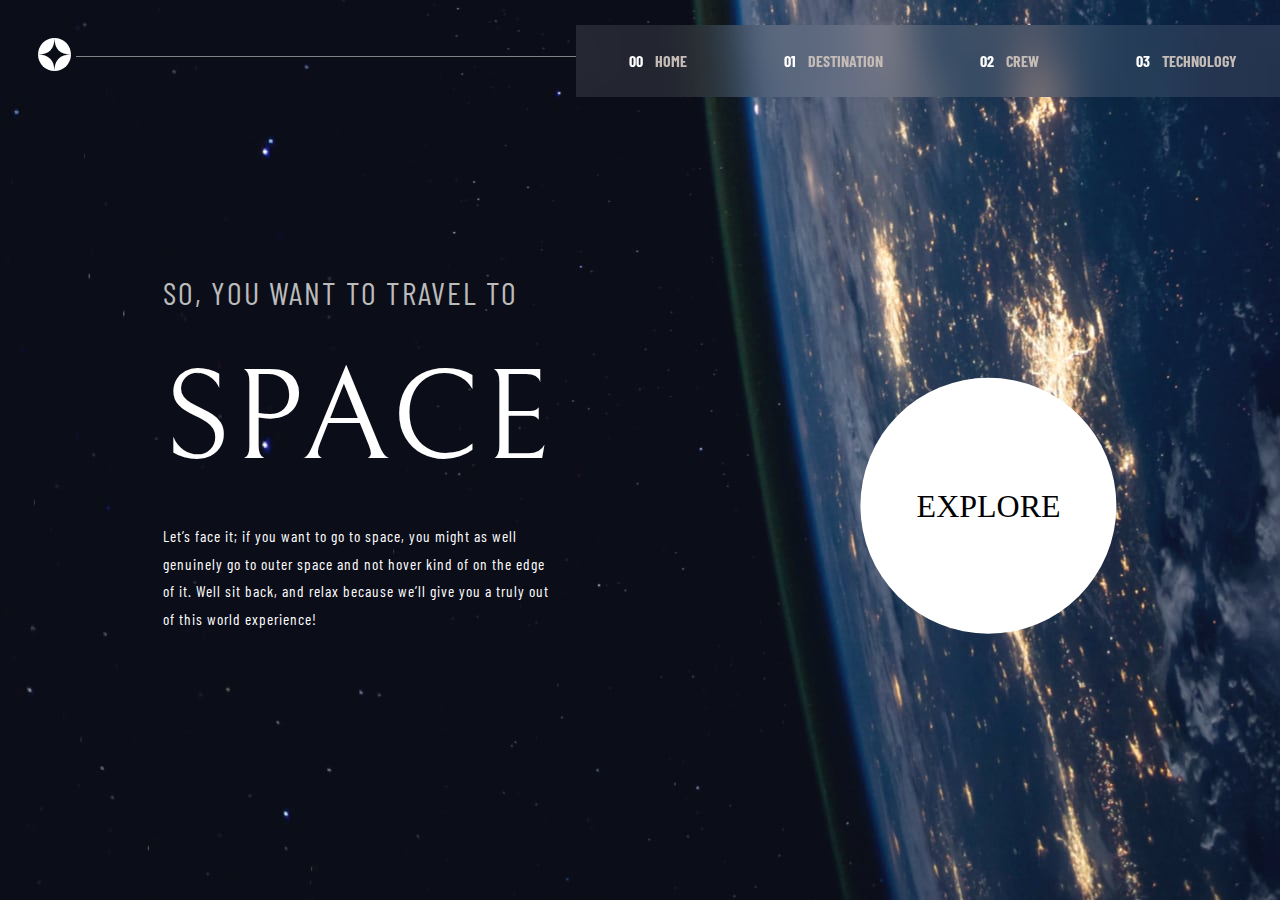
<file: starter-code/index.html>
<!DOCTYPE html>
<html lang="en">
<head>
  <meta charset="UTF-8">
  <meta http-equiv="X-UA-Compatible" content="IE=edge" />
  <meta name="description" content="Space challange">

   <!-- Always include this line of code!!! -->
  <meta name="viewport" content="width=device-width, initial-scale=1.0">

  <link rel="icon" type="image/png" sizes="32x32" href="./assets/favicon-32x32.png">


  <!-- Google fonts -->
  <link rel="preconnect" href="https://fonts.googleapis.com">
  <link rel="preconnect" href="https://fonts.gstatic.com" crossorigin>
  <link href="https://fonts.googleapis.com/css2?family=Barlow+Condensed:wght@400;700&family=Bellefair&family=Barlow:wght@400;700&display=swap"
      rel="stylesheet">
      
  <!-- Our custom CSS -->
  <link rel="stylesheet" href="css/reset.css">
  <link rel="stylesheet" href="css/general.css">
  <link rel="stylesheet" href="css/style.css">
  <link rel="stylesheet" href="css/queries.css">
  <link rel="stylesheet" href="https://cdnjs.cloudflare.com/ajax/libs/font-awesome/6.2.1/css/all.min.css"/>
  <title>Frontend Mentor | Space tourism website</title>
  
</head>
<body class="home">
  
  <header class="primary-header flex">
    <div>
      <img src="./assets/shared/logo.svg" alt="space tourism logo" class="logo">
    </div>
  <!-- Navbar -->
    <button class="mobile-nav-toggle" aria-controls="primary-navigation" 
  aria-expanded="false"><span class="sr-only">Menu</span>
    </button>
    
    <nav>
        <ul id="primary-navigation" data-visible="false" class="nav-menu flex">
            <li class="active item"><a href="index.html"><span class="item-number" aria-hidden="true">00</span>Home</a>
            <li class="item"><a href="destination-moon.html"><span class="item-number" aria-hidden="true">01</span>Destination</a>
            <li class="item"><a  href="crew-commander.html"><span class="item-number" aria-hidden="true">02</span>Crew</a>
            <li class="item"><a href="technology-vehicle.html"><span class="item-number" aria-hidden="true">03</span>Technology</a>
        </ul>
    </nav>
  <!-- Navbar End -->
  </header>
  
  <main id="main" class="grid grid--2-cols grid-container grid-container--home">
    <div>
      <h1 class="text-accent fs-500 ff-sans-cond uppercase letter-spacing-1">So, you want to travel to
      <span class="d-block fs-900 ff-belle text-space text-white">Space</span></h1>
      
      <p class="fs-400 text-explain letter-spacing-2">Let’s face it; if you want to go to space, you might as well genuinely go to outer space and not hover kind of on the edge of it. Well sit back, and relax because we’ll give you a truly out of this world experience! </p>
    </div>
    <div>
      <a href="destination-moon.html" class="large-button uppercase ff-serif text-dark bg-white">Explore</a>
    </div>
  </main>

<script src="js/script.js"></script>
<script src="js/tabs.js"></script>
</body>
</html>
</file>
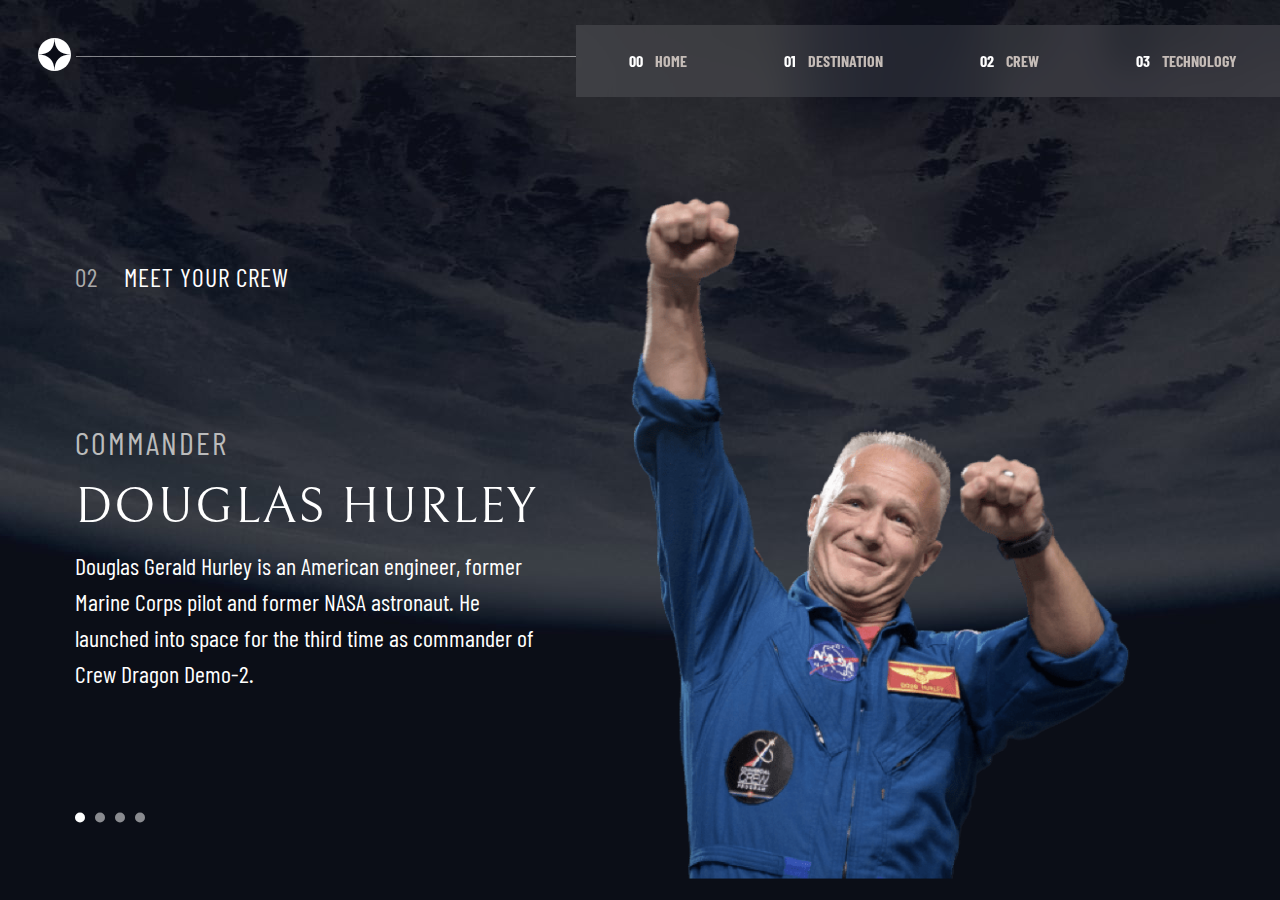
<file: starter-code/crew-commander.html>
<!DOCTYPE html>
<html lang="en">
<head>
  <meta charset="UTF-8">
  <meta http-equiv="X-UA-Compatible" content="IE=edge" />
  <meta name="description" content="Space challange">

   <!-- Always include this line of code!!! -->
  <meta name="viewport" content="width=device-width, initial-scale=1.0">

  <link rel="icon" type="image/png" sizes="32x32" href="./assets/favicon-32x32.png">


  <!-- Google fonts -->
  <link rel="preconnect" href="https://fonts.googleapis.com">
  <link rel="preconnect" href="https://fonts.gstatic.com" crossorigin>
  <link href="https://fonts.googleapis.com/css2?family=Barlow+Condensed:wght@400;700&family=Bellefair&family=Barlow:wght@400;700&display=swap"
      rel="stylesheet">
      
  
      <!-- Our custom CSS -->
  <link rel="stylesheet" href="css/reset.css">
  <link rel="stylesheet" href="css/general.css">
  <link rel="stylesheet" href="css/style.css">
  <link rel="stylesheet" href="css/queries.css">
  <link rel="stylesheet" href="https://cdnjs.cloudflare.com/ajax/libs/font-awesome/6.2.1/css/all.min.css"/>
  <title>Frontend Mentor | Space tourism website</title>

  
</head>
<body class="home-crew">

  <header class="primary-header flex">
    <div>
      <img src="./assets/shared/logo.svg" alt="space tourism logo" class="logo">
    </div>
  <!-- Navbar -->
    <button class="mobile-nav-toggle" aria-controls="primary-navigation" 
  aria-expanded="false"><span class="sr-only">Menu</span>
    </button>
    
    <nav>
        <ul id="primary-navigation" data-visible="false" class="nav-menu flex">
            <li class="item"><a href="index.html"><span class="item-number" aria-hidden="true">00</span>Home</a>
            <li class="item"><a href="destination-moon.html"><span class="item-number" aria-hidden="true">01</span>Destination</a>
            <li class="active item"><a  href="crew-commander.html"><span class="item-number" aria-hidden="true">02</span>Crew</a>
            <li class="item"><a href="technology-vehicle.html"><span class="item-number" aria-hidden="true">03</span>Technology</a>
        </ul>
    </nav>
  <!-- Navbar End -->
  </header>

  <main id="main-crew" class="grid grid--2-cols grid-crew grid-crew--home ">
    
    


    <div>  
      <h1 class="quate-destination fs-500 ff-sans-cond uppercase letter-spacing-2"><span class="destination-number text-grey" aria-hidden="true">02</span> Meet Your Crew</h1>
    </div> 

    <div>
      
      <!-- commander -->
      <article class="crew-details flow" id="commander-tab"   role="tabpanel" tabindex="0">
        <h1 class="text-accent ff-sans-cond uppercase   letter-spacing-2"> Commander
        <span class="d-block fs-700 ff-belle text-white">Douglas Hurley</span>
        </h1>
        
        <p class="fs-200 font-crew--text ff-barrow" >Douglas Gerald Hurley is an American engineer, former Marine Corps pilot and former NASA astronaut. He launched into space for the third time as commander of Crew Dragon Demo-2. 
        </p>
      </article>
      
      <!-- mission specialist -->
      <article hidden class="crew-details flow" id="mission-tab" role="tabpanel" tabindex="0">
        <h1 class="text-accent ff-sans-cond uppercase   letter-spacing-2"> Mission Specialist
           <span class="d-block fs-700 ff-belle text-white">Mark Shuttleworth</span>
        </h1>
           
        <p class="fs-200 font-crew--text ff-barrow" > Mark Richard Shuttleworth is the founder and CEO of Canonical, the company behind the Linux-based Ubuntu operating system. Shuttleworth became the first South African to travel to space as a space tourist. 
        </p>
        </article>

        <!-- pilot -->
        <article hidden class="crew-details flow" id="pilot-tab" role="tabpanel" tabindex="0">
          <h1 class="text-accent ff-sans-cond uppercase   letter-spacing-2"> Pilot
             <span class="d-block fs-700 ff-belle text-white"> Victor Glover</span>
          </h1>
             
          <p class="fs-200 font-crew--text ff-barrow" >Pilot on the first operational flight of the SpaceX Crew Dragon to the International Space Station. Glover is a commander in the U.S. Navy where he pilots an F/A-18.He was a crew member of Expedition 64, and served as a station systems flight engineer. 
          </p>
        </article>
        
        <!-- engineer -->
        <article hidden class="crew-details flow" id="crew-tab" role="tabpanel" tabindex="0">
          <h1 class="text-accent ff-sans-cond uppercase   letter-spacing-2"> Flight Engineer
               <span class="d-block fs-700 ff-belle text-white">Anousheh Ansari</span>
          </h1>
               
          <p class="fs-200 font-crew--text ff-barrow" > Anousheh Ansari is an Iranian American engineer and co-founder of Prodea Systems. Ansari was the fourth self-funded space tourist, the first self-funded woman to fly to the ISS, and the first Iranian in space. 
          </p>
        </article>

    </div>


     <div>
      <picture id="commander-image">
      <source srcset="assets/crew/image-douglas-hurley.webp" type="image/web">
      <img class="crew-img" src="assets/crew/image-douglas-hurley.png" alt="Dougles Hurley">
     </picture>

     <picture hidden id="mission-image">
      <source srcset="assets/crew/image-mark-shuttleworth.webp" type="image/web">
      <img class="crew-img" src="assets/crew/image-mark-shuttleworth.png" alt="Mark Shuttleworth">
     </picture>

     <picture hidden id="pilot-image">
      <source srcset="assets/crew/image-victor-glover.webp" type="image/web">
      <img class="crew-img" src="assets/crew/image-victor-glover.png" alt="Victor Glover">
     </picture>

     <picture hidden id="crew-image">
      <source srcset="assets/crew/image-anousheh-ansari.webp" type="image/web">
      <img class="crew-img" src="assets/crew/image-anousheh-ansari.png" alt="Anousheh Ansari">
     </picture>

     </div>

     <div class="dot-indicators dots flex" role="tablist" aria-label="crew member list">

      <button aria-selected="true" aria-controls="commander-tab" role="tab" data-image="commander-image" tabindex="0"><span class="sr-only">The commander</span></button> 
      <button aria-selected="false" aria-controls="mission-tab" role="tab" data-image="mission-image" tabindex="-1"><span class="sr-only">The mission</span></button> 
      <button aria-selected="false" aria-controls="pilot-tab" role="tab" data-image="pilot-image" tabindex="-1"><span class="sr-only">The pilot</span></button> 
      <button aria-selected="false" aria-controls="crew-tab" role="tab" data-image="crew-image" tabindex="-1"><span class="sr-only">The crew engineer</span></button> 
      
     </div>


  
  </main>


 
  

  <script src="js/script.js" defer></script>
  <script src="js/tabs.js" defer></script>  
</body>
</html>
</file>
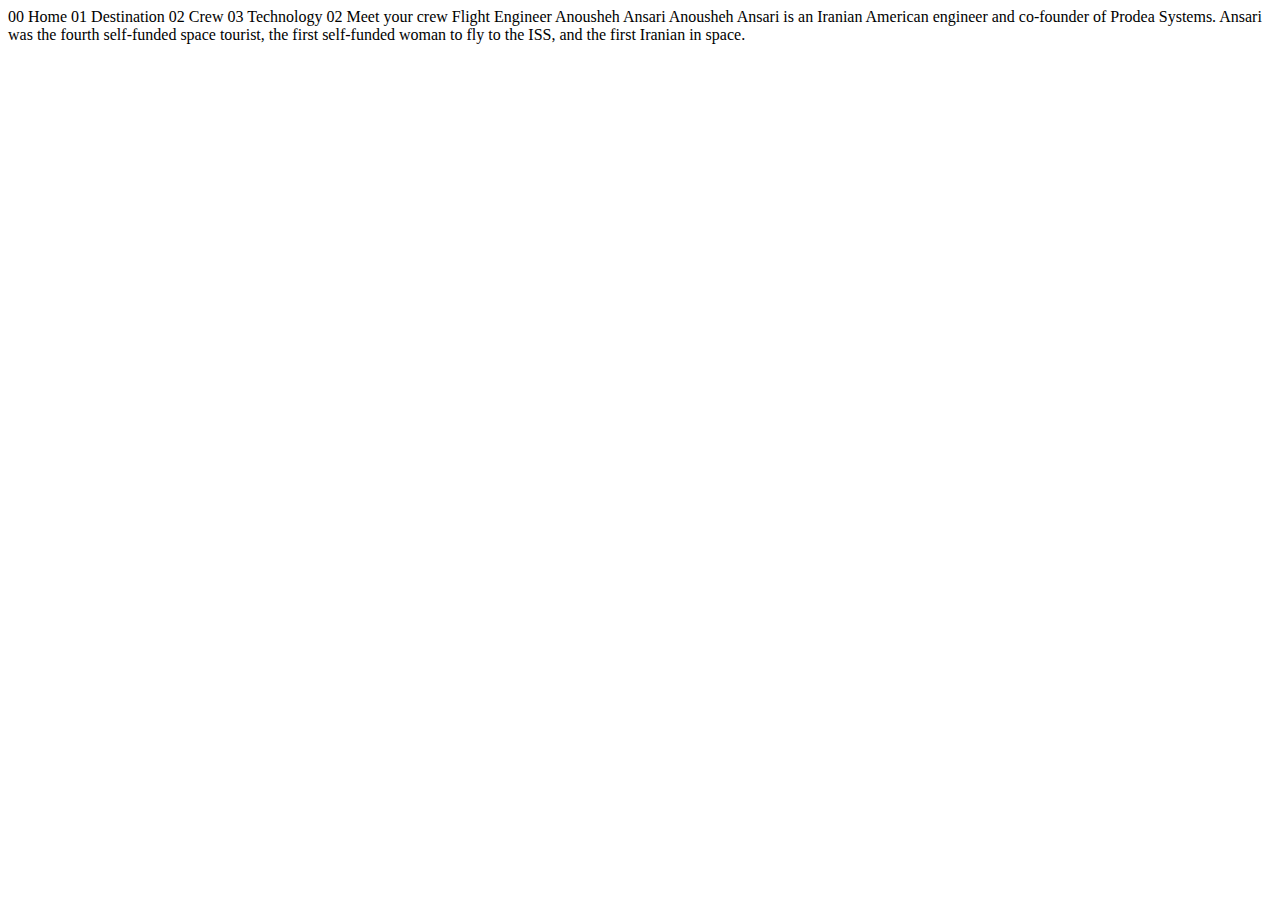
<file: starter-code/crew-engineer.html>
<!DOCTYPE html>
<html lang="en">
<head>
  <meta charset="UTF-8">
  <meta name="viewport" content="width=device-width, initial-scale=1.0">

  <link rel="icon" type="image/png" sizes="32x32" href="./assets/favicon-32x32.png">
  
  <title>Frontend Mentor | Space tourism website</title>
</head>
<body>

  00 Home
  01 Destination
  02 Crew
  03 Technology

  02 Meet your crew

  Flight Engineer
  Anousheh Ansari

  Anousheh Ansari is an Iranian American engineer and co-founder of Prodea Systems. 
  Ansari was the fourth self-funded space tourist, the first self-funded woman to 
  fly to the ISS, and the first Iranian in space. 
</body>
</html>
</file>
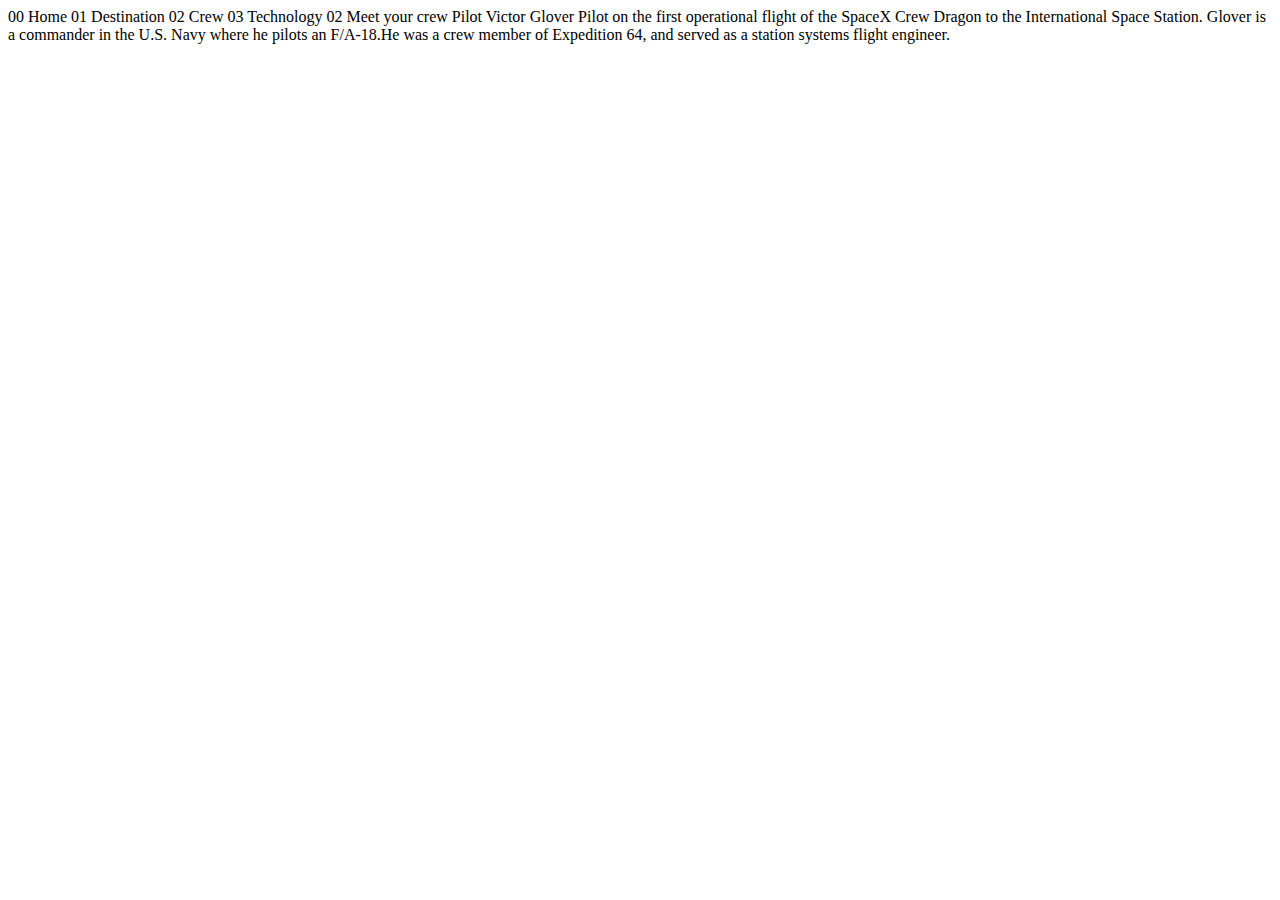
<file: starter-code/crew-pilot.html>
<!DOCTYPE html>
<html lang="en">
<head>
  <meta charset="UTF-8">
  <meta name="viewport" content="width=device-width, initial-scale=1.0">

  <link rel="icon" type="image/png" sizes="32x32" href="./assets/favicon-32x32.png">
  
  <title>Frontend Mentor | Space tourism website</title>
</head>
<body>

  00 Home
  01 Destination
  02 Crew
  03 Technology

  02 Meet your crew

  Pilot
  Victor Glover

  Pilot on the first operational flight of the SpaceX Crew Dragon to the 
  International Space Station. Glover is a commander in the U.S. Navy where 
  he pilots an F/A-18.He was a crew member of Expedition 64, and served as a 
  station systems flight engineer. 
</body>
</html>
</file>
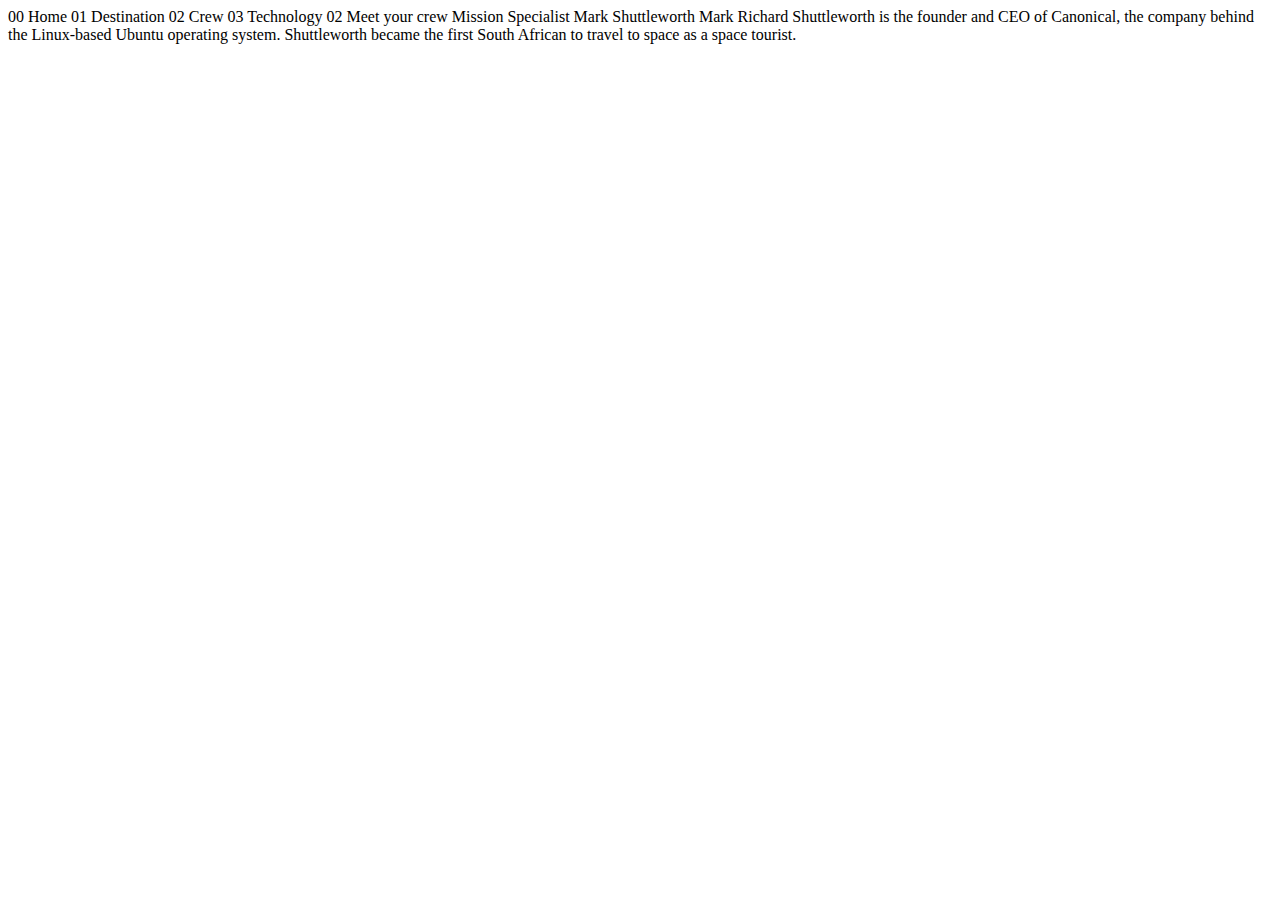
<file: starter-code/crew-specialist.html>
<!DOCTYPE html>
<html lang="en">
<head>
  <meta charset="UTF-8">
  <meta name="viewport" content="width=device-width, initial-scale=1.0">

  <link rel="icon" type="image/png" sizes="32x32" href="./assets/favicon-32x32.png">
  
  <title>Frontend Mentor | Space tourism website</title>
</head>
<body>

  00 Home
  01 Destination
  02 Crew
  03 Technology

  02 Meet your crew

  Mission Specialist
  Mark Shuttleworth

  Mark Richard Shuttleworth is the founder and CEO of Canonical, the company behind 
  the Linux-based Ubuntu operating system. Shuttleworth became the first South 
  African to travel to space as a space tourist.
</body>
</html>
</file>
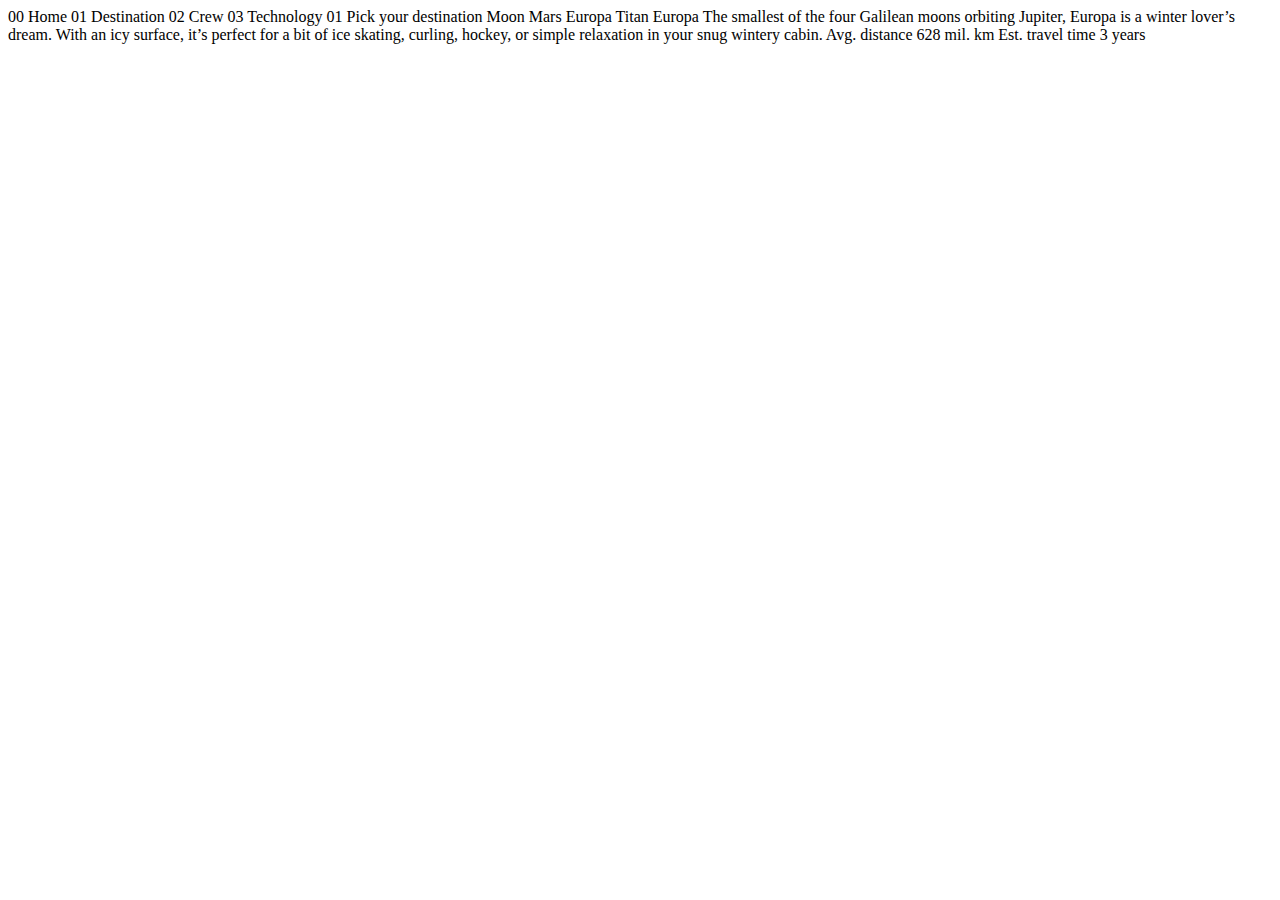
<file: starter-code/destination-europa.html>
<!DOCTYPE html>
<html lang="en">
<head>
  <meta charset="UTF-8">
  <meta name="viewport" content="width=device-width, initial-scale=1.0">

  <link rel="icon" type="image/png" sizes="32x32" href="./assets/favicon-32x32.png">
  
  <title>Frontend Mentor | Space tourism website</title>
</head>
<body>

  00 Home
  01 Destination
  02 Crew
  03 Technology

  01 Pick your destination

  Moon
  Mars
  Europa
  Titan

  Europa

  The smallest of the four Galilean moons orbiting Jupiter, Europa is a 
  winter lover’s dream. With an icy surface, it’s perfect for a bit of 
  ice skating, curling, hockey, or simple relaxation in your snug 
  wintery cabin.

  Avg. distance
  628 mil. km

  Est. travel time
  3 years
</body>
</html>
</file>
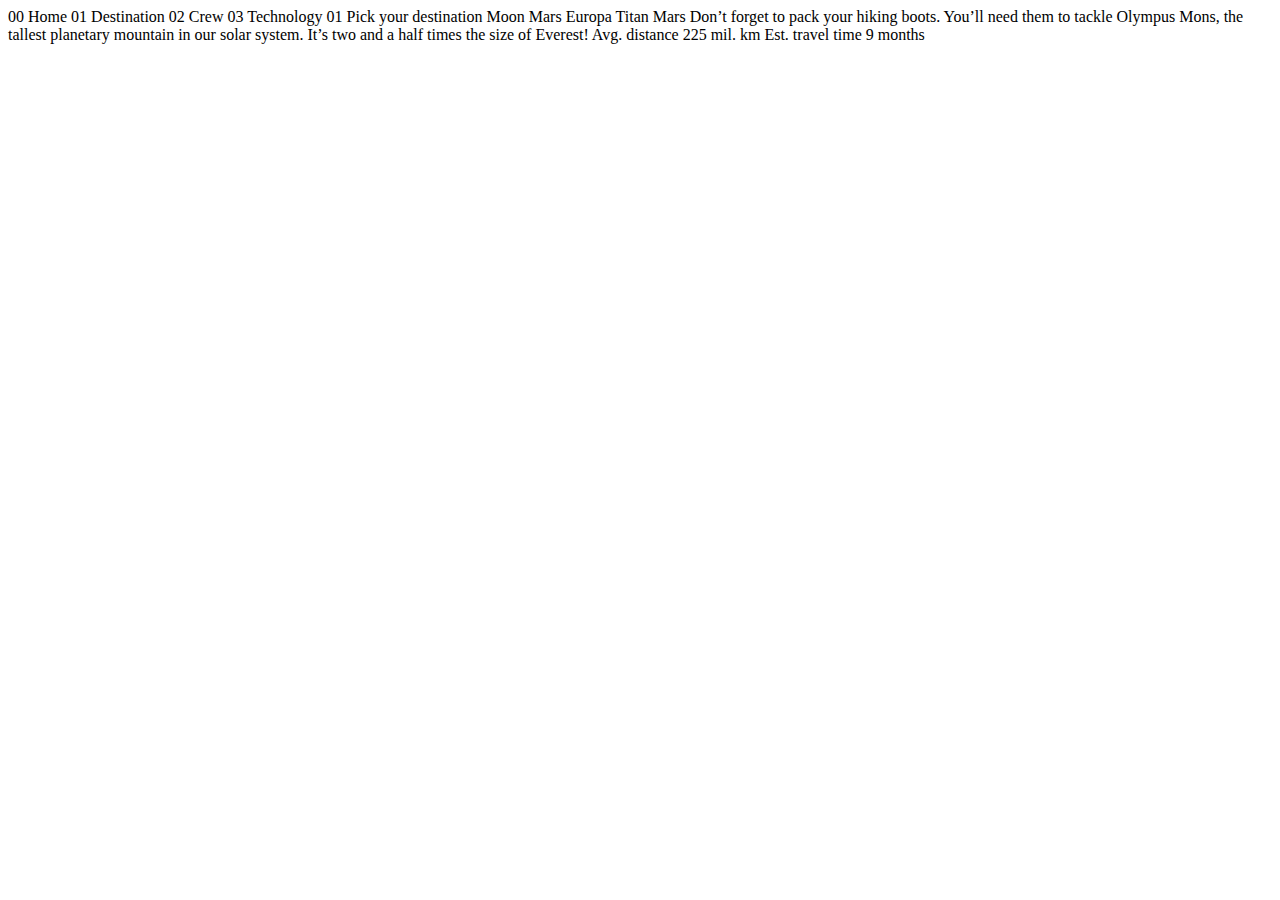
<file: starter-code/destination-mars.html>
<!DOCTYPE html>
<html lang="en">
<head>
  <meta charset="UTF-8">
  <meta name="viewport" content="width=device-width, initial-scale=1.0">

  <link rel="icon" type="image/png" sizes="32x32" href="./assets/favicon-32x32.png">
  
  <title>Frontend Mentor | Space tourism website</title>
</head>
<body>

  00 Home
  01 Destination
  02 Crew
  03 Technology

  01 Pick your destination

  Moon
  Mars
  Europa
  Titan

  Mars

  Don’t forget to pack your hiking boots. You’ll need them to tackle Olympus Mons, 
  the tallest planetary mountain in our solar system. It’s two and a half times 
  the size of Everest!

  Avg. distance
  225 mil. km

  Est. travel time
  9 months
</body>
</html>
</file>
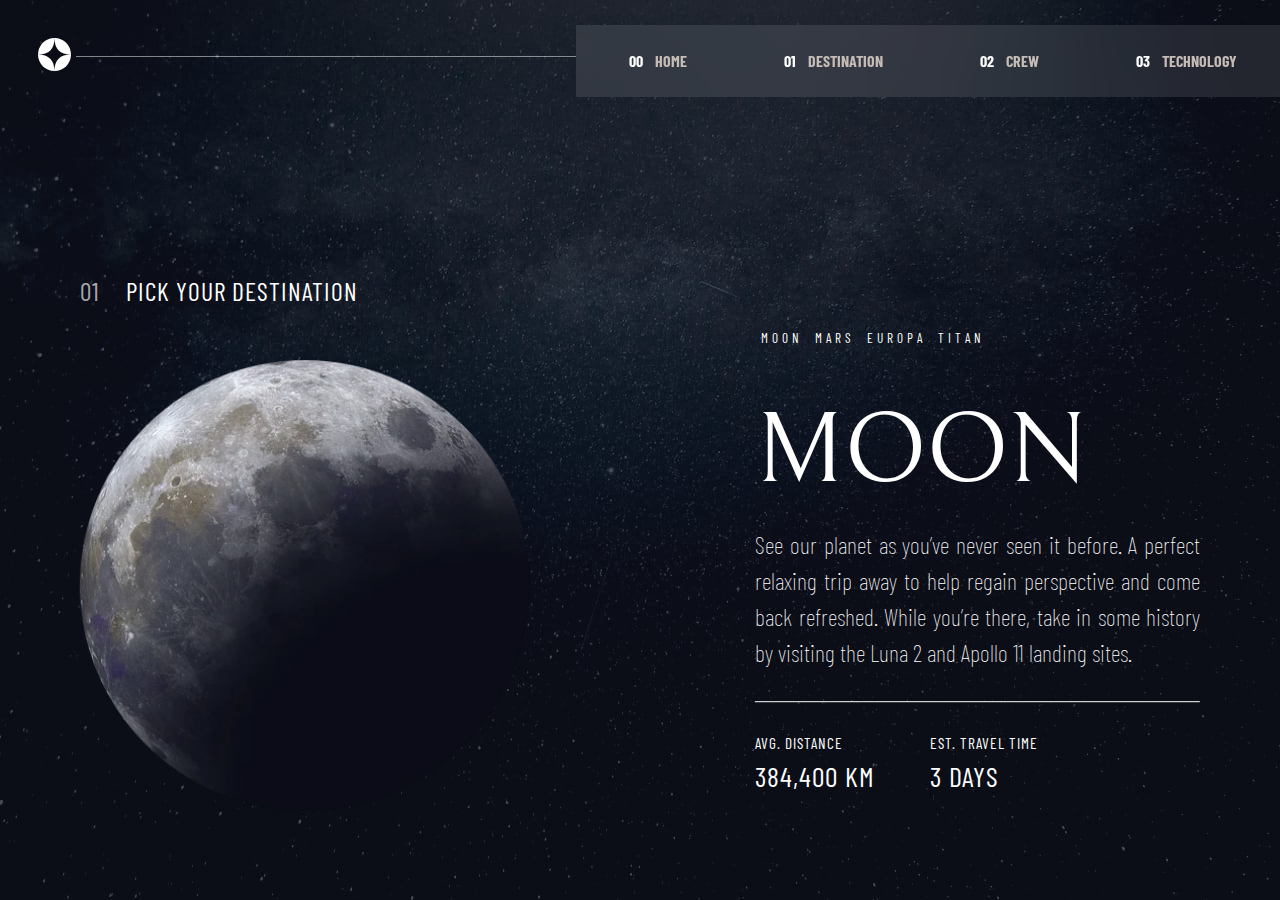
<file: starter-code/destination-moon.html>
<!DOCTYPE html>
<html lang="en">
<head>
  <meta charset="UTF-8">
  <meta http-equiv="X-UA-Compatible" content="IE=edge" />
  <meta name="description" content="Space challange">

   <!-- Always include this line of code!!! -->
  <meta name="viewport" content="width=device-width, initial-scale=1.0">

  <link rel="icon" type="image/png" sizes="32x32" href="./assets/favicon-32x32.png">


  <!-- Google fonts -->
  <link rel="preconnect" href="https://fonts.googleapis.com">
  <link rel="preconnect" href="https://fonts.gstatic.com" crossorigin>
  <link href="https://fonts.googleapis.com/css2?family=Barlow+Condensed:wght@400;700&family=Bellefair&family=Barlow:wght@400;700&display=swap"
      rel="stylesheet">
  
  <!-- Our custom CSS -->
  <link rel="stylesheet" href="css/reset.css">
  <link rel="stylesheet" href="css/general.css">
  <link rel="stylesheet" href="css/style.css">
  <link rel="stylesheet" href="css/queries.css">
  <link rel="stylesheet" href="https://cdnjs.cloudflare.com/ajax/libs/font-awesome/6.2.1/css/all.min.css"/>
  <title>Frontend Mentor | Space tourism website</title>
</head>
<body class="home-moon">

  <header class="primary-header flex">
    <div>
      <img src="./assets/shared/logo.svg" alt="space tourism logo" class="logo">
    </div>
  <!-- Navbar -->
    <button class="mobile-nav-toggle" aria-controls="primary-navigation" 
  aria-expanded="false"><span class="sr-only">Menu</span>
    </button>
    
    <nav>
        <ul id="primary-navigation" data-visible="false" class="nav-menu flex">
            <li class="item"><a href="index.html"><span class="item-number" aria-hidden="true">00</span>Home</a>
            <li class="active item"><a href="destination-moon.html"><span class="item-number" aria-hidden="true">01</span>Destination</a>
            <li class="item"><a  href="crew-commander.html"><span class="item-number" aria-hidden="true">02</span>Crew</a>
            <li class="item"><a href="technology.html"><span class="item-number" aria-hidden="true">03</span>Technology</a>
        </ul>
    </nav>
  <!-- Navbar End -->
  </header>


<main id="main main-destination" class="grid grid--2-cols grid-moon grid-moon--home">
  <div>  
  <h1 class="quate-destination fs-500 ff-sans-cond uppercase letter-spacing-2"><span class=" text-grey destination-number" aria-hidden="true">01</span> Pick your destination</h1>
 </div> 

   <div>
   <picture id="moon-image">
    <source srcset="assets/destination/image-moon.webp" type="image/webp">
    <img class="moon-img" src="assets/destination/image-moon.png" alt="moon">
  </picture>
  

  <picture hidden id="mars-image">
    <source srcset="assets/destination/image-mars.webp" type="image/webp">
    <img class="moon-img" src="assets/destination/image-mars.png" alt="mars">
  </picture>

  <picture hidden id="europa-image">
    <source srcset="assets/destination/image-europa.webp" type="image/webp">
    <img class="moon-img" src="assets/destination/image-europa.png" alt="europa">
  </picture>

  <picture hidden id="titan-image">
    <source srcset="assets/destination/image-titan.webp" type="image/webp">
    <img class="moon-img" src="assets/destination/image-titan.png" alt="titan">
  </picture>
</div>
 

 <div class="tab-list moon-menu flex" role="tablist" aria-label="destination list">


   <!-- Local navigation -->
  
   <button aria-selected="true" role="tab" aria-controls="moon-tab" class="uppercase ff-barrow text-moon letter-spacing-1" tabindex="0" data-image="moon-image">Moon</button>
   <button aria-selected="false" role="tab" aria-controls="mars-tab" class="uppercase ff-barrow  text-moon letter-spacing-1" tabindex="-1" data-image="mars-image">Mars</button>
   <button aria-selected="false" role="tab" aria-controls="europa-tab" class="uppercase ff-barrow text-moon letter-spacing-1" tabindex="-1" data-image="europa-image">Europa</button>
   <button aria-selected="false" role="tab" aria-controls="titan-tab" class="uppercase ff-barrow  text-moon letter-spacing-1" tabindex="-1" data-image="titan-image">Titan</button>
</div>
 
<div>
 <!-- Moon -->
  <article id="moon-tab" tabindex="0" role="tabpanel">
  <h2 class="fs-800 moon-title">Moon</h2>
  <p class="fs-200 font-moon--text ff-barrow">See our planet as you’ve never seen it before. A perfect relaxing trip away to help regain perspective and come back refreshed. While you’re there, take in some history by visiting the Luna 2 and Apollo 11 landing sites.
  </p>

  <div class="card-subtime flex fs-400 ff-sans-cond letter-spacing-2">
  <div class="card-subheading">Avg. distance
  <h3 class="card-heading1 fx-28">384,400 km</h3>
  </div>
  <div class="card-subheading">Est. travel time
  <h3 class="card-heading2 fx-28">3 days</h3>
  </div>
  </div>
 </article>

 <!-- Mars -->
 <article hidden id="mars-tab" tabindex="0" role="tabpanel">
  <h2 class="fs-800 moon-title">Mars</h2>
  <p class="fs-200 font-moon--text ff-barrow">Don’t forget to pack your hiking boots. You’ll need them to tackle Olympus Mons, the tallest planetary mountain in our solar system. It’s two and a half times the size of Everest!
  </p>

  <div class="card-subtime flex fs-400 ff-sans-cond letter-spacing-2">
  <div class="card-subheading">Avg. distance
  <h3 class="card-heading1 fx-28">225 mil. km</h3>
  </div>
  <div class="card-subheading">Est. travel time
  <h3 class="card-heading2 fx-28">9 months</h3>
  </div>
  </div>

 </article>

 <!-- Europa -->
 <article hidden id="europa-tab" tabindex="0" role="tabpanel">
  <h2 class="fs-800 moon-title">Europa</h2>
  <p class="fs-200 font-moon--text ff-barrow"> The smallest of the four Galilean moons orbiting Jupiter, Europa is a winter lover’s dream. With an icy surface, it’s perfect for a bit of ice skating, curling, hockey, or simple relaxation in your snug wintery cabin.
  </p>

  <div class="card-subtime flex fs-400 ff-sans-cond letter-spacing-2">
  <div class="card-subheading">Avg. distance
  <h3 class="card-heading1 fx-28">628 mil. km</h3>
  </div>
  <div class="card-subheading">Est. travel time
  <h3 class="card-heading2 fx-28">3 years</h3>
  </div>
  </div>

 </article>

 <!-- Titan -->
 <article hidden id="titan-tab" tabindex="0" role="tabpanel">
  <h2 class="fs-800 moon-title">Titan</h2>
  <p class="fs-200 font-moon--text ff-barrow"> The only moon known to have a dense atmosphere other than Earth, Titan is a home away from home (just a few hundred degrees colder!). As a bonus, you get striking views of the Rings of Saturn.
  </p>

  <div class="card-subtime flex fs-400 ff-sans-cond letter-spacing-2">
  <div class="card-subheading">Avg. distance
  <h3 class="card-heading1 fx-28">1.6 bil. km</h3>
  </div>
  <div class="card-subheading">Est. travel time
  <h3 class="card-heading2 fx-28">7 years</h3>
  </div>
  </div>
 </article>
</div>


</main>
<script src="js/script.js" defer></script>
<script src="js/tabs.js" defer></script>
</body>
</html>
</file>
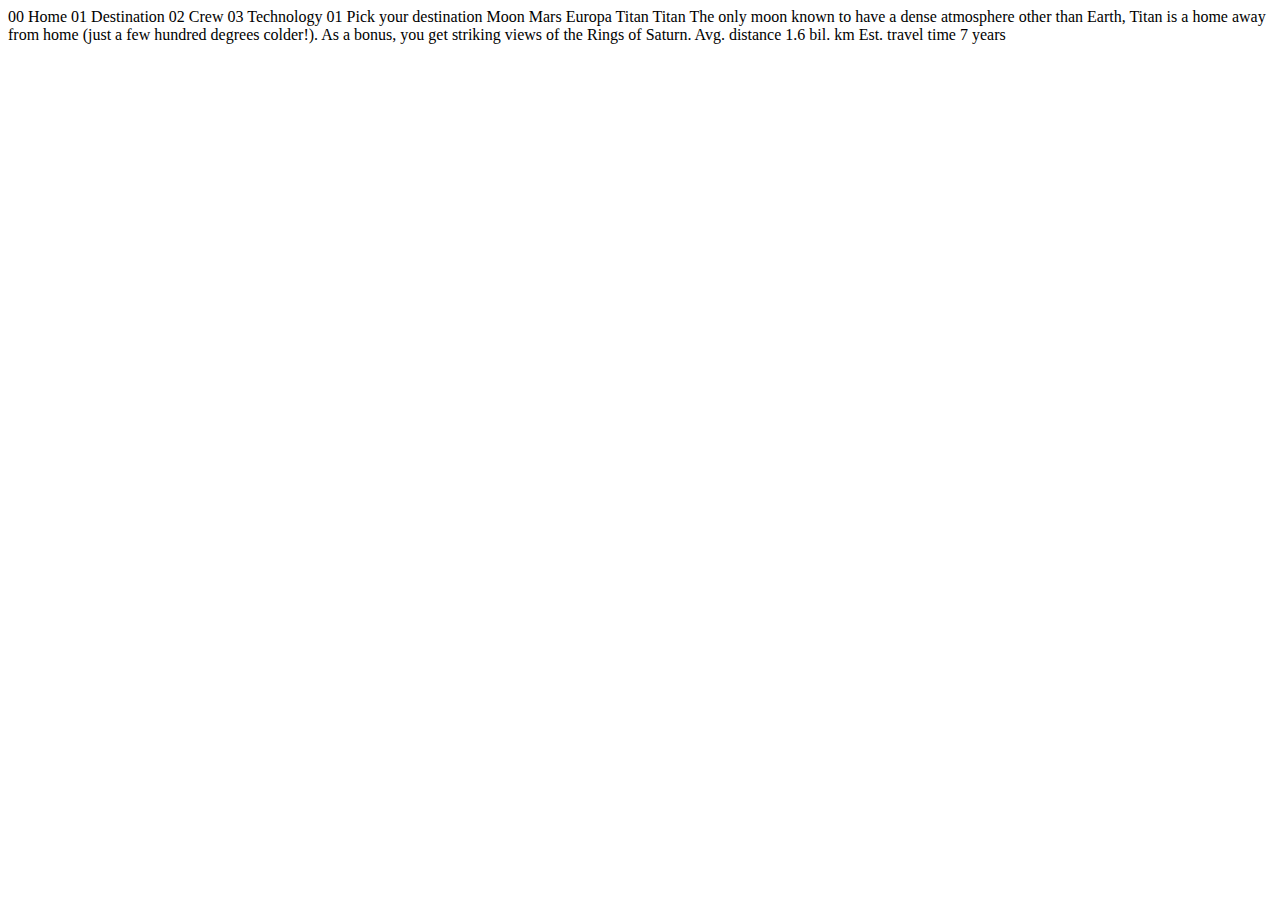
<file: starter-code/destination-titan.html>
<!DOCTYPE html>
<html lang="en">
<head>
  <meta charset="UTF-8">
  <meta name="viewport" content="width=device-width, initial-scale=1.0">

  <link rel="icon" type="image/png" sizes="32x32" href="./assets/favicon-32x32.png">
  
  <title>Frontend Mentor | Space tourism website</title>
</head>
<body>

  00 Home
  01 Destination
  02 Crew
  03 Technology

  01 Pick your destination

  Moon
  Mars
  Europa
  Titan

  Titan

  The only moon known to have a dense atmosphere other than Earth, Titan 
  is a home away from home (just a few hundred degrees colder!). As a 
  bonus, you get striking views of the Rings of Saturn.

  Avg. distance
  1.6 bil. km

  Est. travel time
  7 years
</body>
</html>
</file>
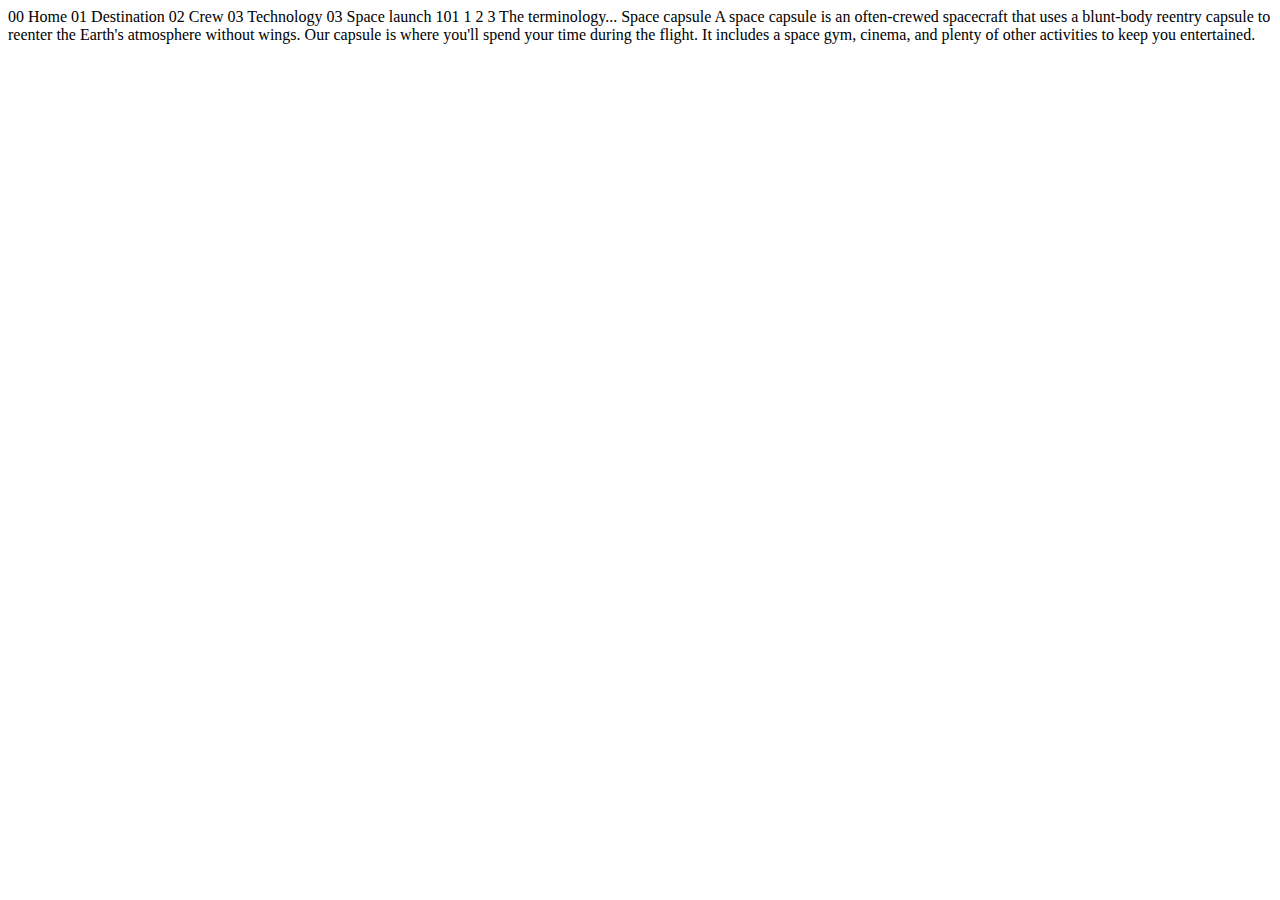
<file: starter-code/technology-capsule.html>
<!DOCTYPE html>
<html lang="en">
<head>
  <meta charset="UTF-8">
  <meta name="viewport" content="width=device-width, initial-scale=1.0">

  <link rel="icon" type="image/png" sizes="32x32" href="./assets/favicon-32x32.png">
  
  <title>Frontend Mentor | Space tourism website</title>
</head>
<body>

  00 Home
  01 Destination
  02 Crew
  03 Technology

  03 Space launch 101

  1
  2
  3

  The terminology...
  Space capsule

  A space capsule is an often-crewed spacecraft that uses a blunt-body reentry 
  capsule to reenter the Earth's atmosphere without wings. Our capsule is where 
  you'll spend your time during the flight. It includes a space gym, cinema, 
  and plenty of other activities to keep you entertained.
</body>
</html>
</file>
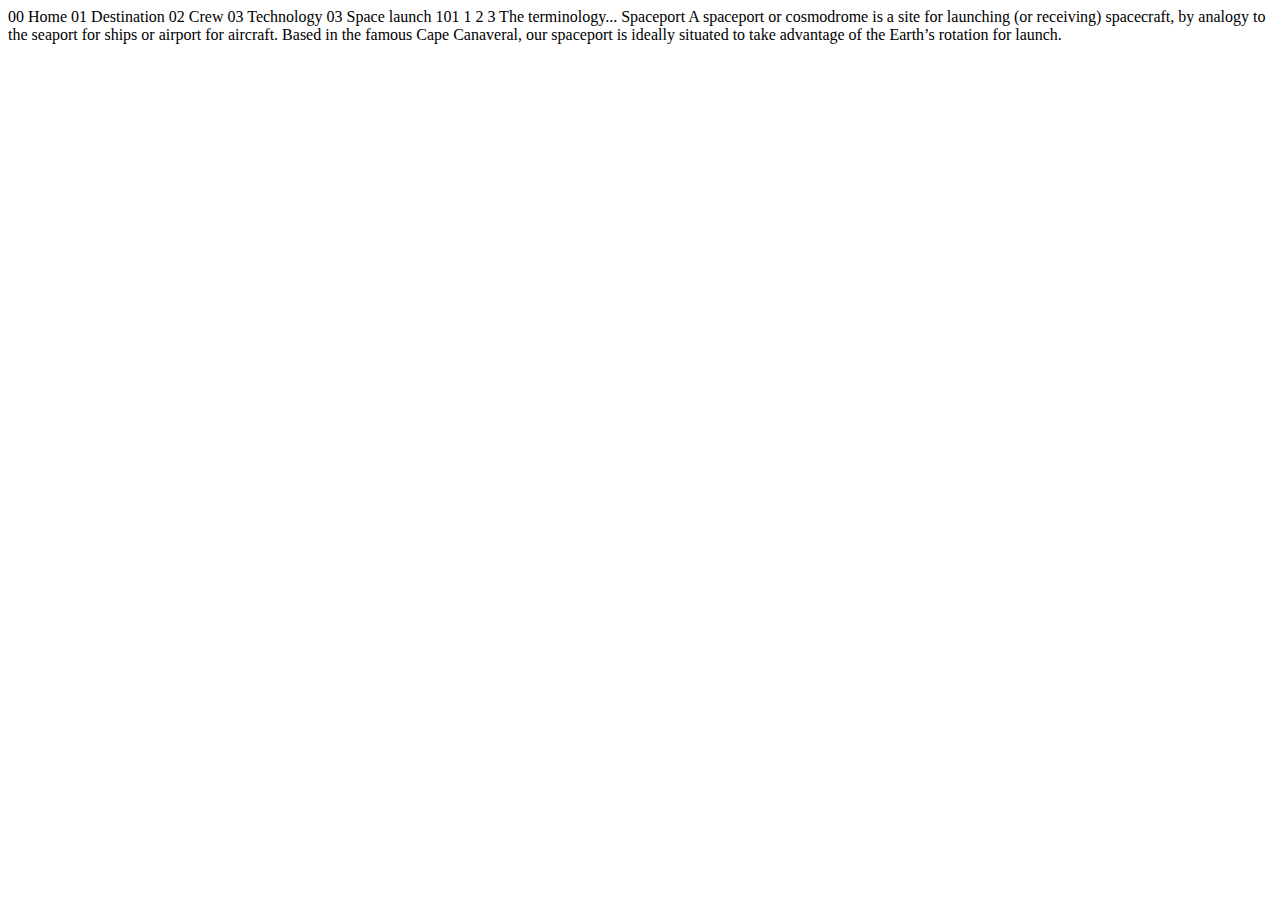
<file: starter-code/technology-spaceport.html>
<!DOCTYPE html>
<html lang="en">
<head>
  <meta charset="UTF-8">
  <meta name="viewport" content="width=device-width, initial-scale=1.0">

  <link rel="icon" type="image/png" sizes="32x32" href="./assets/favicon-32x32.png">
  
  <title>Frontend Mentor | Space tourism website</title>
</head>
<body>

  00 Home
  01 Destination
  02 Crew
  03 Technology

  03 Space launch 101

  1
  2
  3

  The terminology...
  Spaceport

  A spaceport or cosmodrome is a site for launching (or receiving) spacecraft, 
  by analogy to the seaport for ships or airport for aircraft. Based in the 
  famous Cape Canaveral, our spaceport is ideally situated to take advantage 
  of the Earth’s rotation for launch.
</body>
</html>
</file>
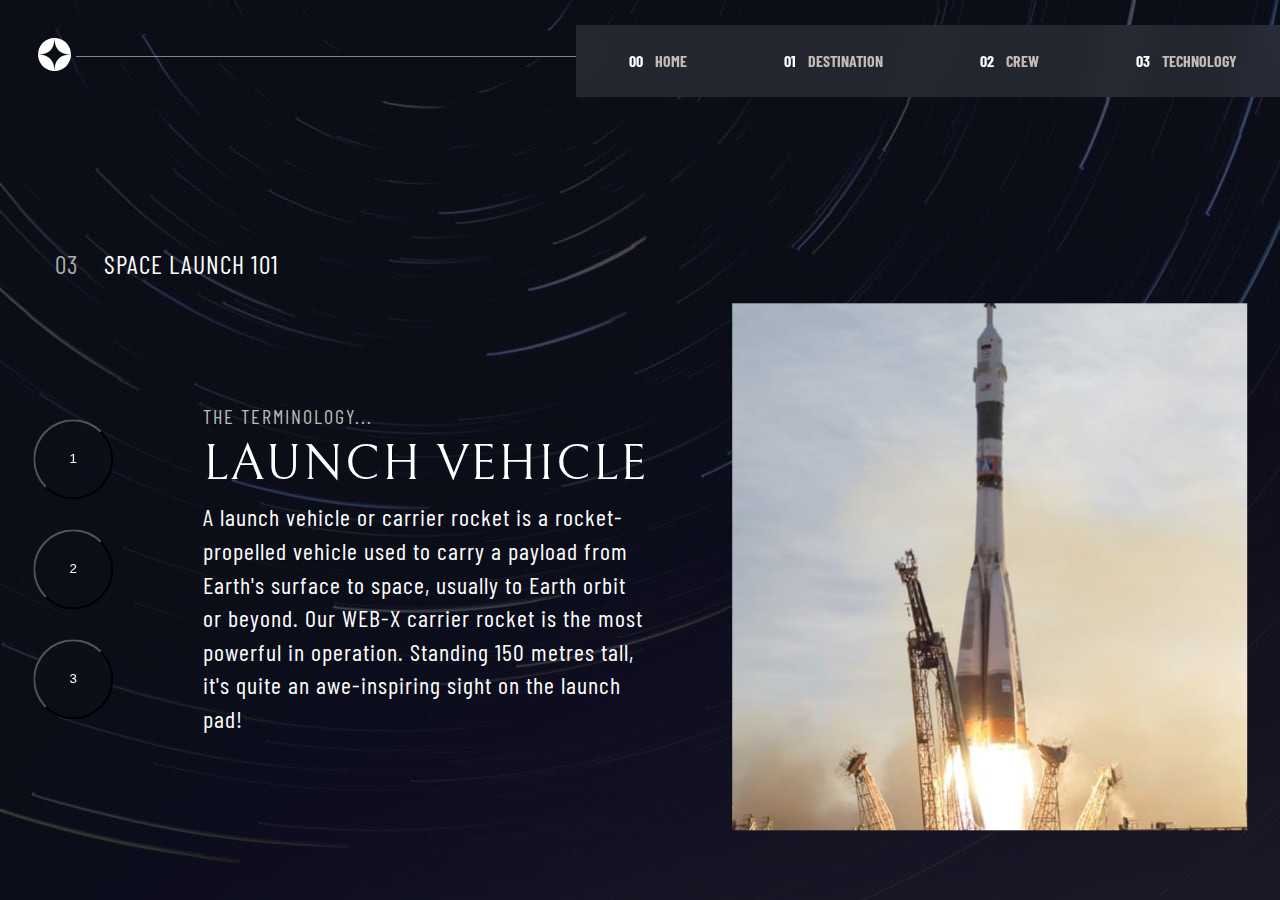
<file: starter-code/technology-vehicle.html>
<!DOCTYPE html>
<html lang="en">
<head>
  <meta charset="UTF-8">
  <meta http-equiv="X-UA-Compatible" content="IE=edge" />
  <meta name="description" content="Space challange">
 
  <!-- Always include this line of code!!! -->
  <meta name="viewport" content="width=device-width, initial-scale=1.0">

  <link rel="icon" type="image/png" sizes="32x32" href="./assets/favicon-32x32.png">

  <!-- Google fonts -->
  <link rel="preconnect" href="https://fonts.googleapis.com">
  <link rel="preconnect" href="https://fonts.gstatic.com" crossorigin>
  <link href="https://fonts.googleapis.com/css2?family=Barlow+Condensed:wght@400;700&family=Bellefair&family=Barlow:wght@400;700&display=swap"
      rel="stylesheet">

         <!-- Our custom CSS -->
  <link rel="stylesheet" href="css/reset.css">
  <link rel="stylesheet" href="css/general.css">
  <link rel="stylesheet" href="css/style.css">
  <link rel="stylesheet" href="css/queries.css">
  <link rel="stylesheet" href="https://cdnjs.cloudflare.com/ajax/libs/font-awesome/6.2.1/css/all.min.css"/>
  <title>Frontend Mentor | Space tourism website</title>
  
  
</head>
<body class="home-space">

  <header class="primary-header flex">
    <div>
      <img src="./assets/shared/logo.svg" alt="space tourism logo" class="logo">
    </div>
  <!-- Navbar -->
    <button class="mobile-nav-toggle" aria-controls="primary-navigation" 
  aria-expanded="false"><span class="sr-only">Menu</span>
    </button>
    
    <nav>
        <ul id="primary-navigation" data-visible="false" class="nav-menu flex">
            <li class="item"><a href="index.html"><span class="item-number" aria-hidden="true">00</span>Home</a>
            <li class="item"><a href="destination-moon.html"><span class="item-number" aria-hidden="true">01</span>Destination</a>
            <li class="item"><a  href="crew-commander.html"><span class="item-number" aria-hidden="true">02</span>Crew</a>
            <li class="active item"><a href="technology-vehicle.html"><span class="item-number" aria-hidden="true">03</span>Technology</a>
        </ul>
    </nav>
  <!-- Navbar End -->
  </header>
  
  <main id="main-space" class="grid grid--3-cols grid-space grid-space--home">

    <div>  
      <h1 class="quate-destination fs-500 ff-sans-cond uppercase letter-spacing-2"><span class="destination-number text-grey" aria-hidden="true">03</span> Space launch 101 </h1>
    </div>

    <div class="dots-number dots flex" role="tablist" aria-label="crew member list">
      <button 
      aria-selected="true" 
      role="tab"
      aria-controls="vehicle-tab" 
      class="dot-number"       
      data-image="vehicle-image" 
      tabindex="0">1
     </button> 

      <button 
      aria-selected="false" 
      role="tab"
      aria-controls="spaceport-tab" 
      class="dot-number"
      data-image="spaceport-image" 
      tabindex="-1">2
    </button> 

      <button 
      aria-selected="false" 
      role="tab"
      aria-controls="capsule-tab" 
      class="dot-number"
      data-image="capsule-image" 
      tabindex="-1">3
    </button>

    </div>

     <div>
      <!-- vehicle -->
      <article class="technology-details flow" id="vehicle-tab" role="tabpanel" tabindex="0">
        <h1 class="text-terminology ff-sans-cond uppercase   letter-spacing-2"> The terminology...
          <span class="d-block fs-700 ff-belle text-white">Launch vehicle</span>
        </h1>
         
        <p class="fs-200 font-space--text ff-barrow" > A launch vehicle or carrier rocket is a rocket-propelled vehicle used to carry a 
          payload from Earth's surface to space, usually to Earth orbit or beyond. Our 
          WEB-X carrier rocket is the most powerful in operation. Standing 150 metres tall, 
          it's quite an awe-inspiring sight on the launch pad!
        </p>
      </article>

      <!-- spaceport -->
      <article hidden class="technology-details flow" id="spaceport-tab" role="tabpanel" tabindex="0">
        <h1 class="text-terminology ff-sans-cond uppercase   letter-spacing-2"> The terminology...
          <span class="d-block fs-700 ff-belle text-white">Spaceport</span>
        </h1>
         
        <p class="fs-200 font-space--text ff-barrow" > A launch A spaceport or cosmodrome is a site for launching (or receiving) spacecraft, by analogy to the seaport for ships or airport for aircraft. Based in the famous Cape Canaveral, our spaceport is ideally situated to take advantage of the Earth’s rotation for launch.
        </p>
      </article>

      <!-- capsule -->
      <article hidden class="technology-details flow" id="capsule-tab" role="tabpanel" tabindex="0">
        <h1 class="text-terminology ff-sans-cond uppercase   letter-spacing-2"> The terminology...
          <span class="d-block fs-700 ff-belle text-white">Space capsule</span>
        </h1>
         
        <p class="fs-200 font-space--text ff-barrow" > A space capsule is an often-crewed spacecraft that uses a blunt-body reentry capsule to reenter the Earth's atmosphere without wings. Our capsule is where you'll spend your time during the flight. It includes a space gym, cinema, and plenty of other activities to keep you entertained.
        </p>
      </article>
     </div>

     <div>
      <picture id="vehicle-image">
        <source srcset="assets/technology/image-launch-vehicle-landscape.jpg" media="(max-width:768px)">
        <img class="mobile-img" src="assets/technology/image-launch-vehicle-portrait.jpg" alt="Launch vehicle">
      </picture>

      <picture hidden id="spaceport-image">
      <source srcset="assets/technology/image-spaceport-landscape.jpg" media="(max-width:768px)">
       <img class="mobile-img" src="assets/technology/image-spaceport-portrait.jpg" alt="Spaceport">
      </picture>

      <picture hidden id="capsule-image">
      <source srcset="assets/technology/image-space-capsule-landscape.jpg" media="(max-width:768px)">
      <img class="mobile-img" src="assets/technology/image-space-capsule-portrait.jpg" alt="Capsule">
      </picture>

      
    </div>

  </main>

  

  
  

 <script src="js/script.js" defer></script>
 <script src="js/tabs.js" defer></script>
</body>
</html>
</file>
<file: starter-code/css/general.css>
/* ************************** */
/* GENERAL REUSABLE COMPONENTS */
/* ************************** */

/* #moon-tab, #mars-tab, #europa-tab, #titan-tab{
  display:none;
} */

[hidden] {
  display: none;
}


.flex{
  display: flex;
  
}

.grid{
  display: grid;
  place-items: center;
 
  
}

.grid:not(:last-child) {
  margin-bottom: 9.6rem;
}

.grid--2-cols{
  display: grid;
  grid-template-columns:repeat(2, 1fr) ;
}

.grid--3-cols {
  grid-template-columns: repeat(3, 1fr);
}

.grid--4-cols {
  grid-template-columns: repeat(4, 1fr);
}

.d-block{
  display: block;
}

.fs-200{
  font-size: clamp(1rem, 2vw, 2.4rem);
}

.fs-400{
  font-size: clamp(1.5rem, 1.2vw, 2rem);
}

.fs-500{
  font-size: clamp(1.5rem, 2vw, 2.8rem); 
}

.fs-600{
  font-size: clamp(2rem, 1.2vw, 8rem); 
}

.fs-700{
  font-size: clamp(5rem, 1.2vw, 8rem); 
}

.fs-800{
  font-size: clamp(4rem, 8vw, 10rem); 
}

.fs-900{
  font-size: clamp(8rem, 10vw, 18rem); 
}

.fx-28{
  font-size: 28px;
}

.letter-spacing-1{
  letter-spacing: .4rem;
}

.letter-spacing-2{
  letter-spacing: .1rem;
}

.destination-number{
  margin-right: 2rem;
}

.uppercase{
  text-transform: uppercase;
}

.ff-belle{
  font-family: var(--primary-font);
}

.ff-barrow{
  font-family: var(--secondary-font);
}

.text-white{
  color:#fff;
}

.text-grey{
  color:#aaa;
}



html{
  font-size:62.5%;
  box-sizing: border-box;
  scroll-behavior: smooth;
}


body{
 
  color:#fff;
  background-color: hsl(0 0% 0% / 0.5);
  line-height: 1.5;
  min-height: 100vh;
 

  /* Screen */
  background-position: center center;
  background-attachment: fixed;
  background-repeat: no-repeat; background-size: cover;

}

/* ************************** */
/* HEADER */
/* ************************** */


header{
  margin: 0 auto;
  width: 100%;
  font-family: var(--secondary-font);
  
}

/* -- */
</file>
<file: starter-code/css/style.css>
:root{
  --primary-font:'Bellefair', serif;
  --secondary-font:'Barlow Condensed', sans-serif;
  --primary-color:#D0D6F9;
  --light-color:#FFFFFF;
  --dark-color:#0B0D17;
  --gap:1rem;
  --clr-white:#fff;
}




/* ************************** */
/* NAVİGATİON */
/* ************************** */

.logo{
  margin: calc(1.8rem + 2rem);
  width:calc(10% + 25px);
}

.item{
  padding-left: 1rem;
}

.item a{
  display:inline-block;
  font-size:4rem;
  font-weight: bold;
  color:#fff;
  letter-spacing: 2.7;
  text-decoration:none;
  font-family: var(--secondary-font);
}

.item-number{
  margin-right: 4rem;
  color:#fff;
}

.primary-header{
  display: flex;
  align-items: center;
  justify-content: space-between;
}

#primary-navigation::before{
  padding: 8rem;
  background: hsl(0, 0% 100% / 0.1);
  backdrop-filter: blur(1rem);
}


#primary-navigation {
  list-style: none;
  padding:0;
  margin-top:1vh;
  background: hsl(0, 0% 100% / 0.1);
  backdrop-filter: blur(1rem);
  justify-content:space-around;
}

/* Blur */
@supports (backdrop-filter: blur(2rem)){
  #primary-navigation{
    background: hsl(0 0% 100% / 0.1);
    backdrop-filter: blur(2rem);
    width: 55vw;
  }
}

#primary-navigation a{
  
  display: flex;
  position: relative;
  text-decoration: none;
  font-weight: bold;
  font-size: 16px;
  color:rgb(197, 188, 183);
  text-transform: uppercase;
  height: 8vh;
  text-align: start;
  align-items: center; 
}

#primary-navigation a::before {
  content: '';
  position: absolute;
  width: 100%;
  height: 4px;
  border-radius: 4px;
  background-color: rgb(249, 249, 249);
  bottom: 0px;
  top:60px;
  left: 0;
  transform-origin: right;
  transform: scaleX(0);
  transition: transform .3s ease-in-out; 
}

#primary-navigation a:hover::before{
  transform-origin: left;
  transform: scaleX(1);
  cursor: pointer;
}

#primary-navigation a:hover span{
  color:rgb(222, 215, 207);
}


#primary-navigation a > [aria-hidden="true"]{
  font-weight: 700;
  margin-inline-end: 0.75em; 
}

.mobile-nav-toggle{
  display: none;
}

.primary-header {
  justify-content: space-between;
  align-items: center;
}

/* Lines */
@media (min-width: 45em) {
    
  .primary-header::after {
      content: '';
      display: block;
      position: relative;
      height: 1px;
      width: 100%;
      margin-right: -3rem;
      background: hsla(0, 0%, 100%, 0.492);
      order: 1;
  }
  
   nav {
     order: 2;
   }

   .primary-navigation {
      margin-block: 2rem;
   }
 
}

/*--*/


/* ************************** */
/* SPACE SECTİON */
/* ************************** */

.grid-container{
  
   column-gap: 24vw;
   position: absolute; 


  /* In relation to PARENT size */
  left:50%;
  top: 50%;
   
 
  /* In relation to ELEMENT size */
   transform: translate(-50%, -50%);
}


.grid-container > div:nth-last-child(1) { 
  text-align: center;
  align-self: end; 
}




.text-explain{
  /* font-size:1.9rem; */
  font-family: var(--secondary-font);
  line-height:1.8;
}


.large-button{
  display: inline-block;
  text-decoration: none;
  width: clamp(15rem, 20vw, 27.4rem);
  height: clamp(15rem, 20vw, 27.4rem);
  line-height: clamp(15rem, 20vw, 27.4rem);
  border-radius: 50%;
  font-size: clamp(2.2rem, 2.5vw, 4rem);
  color: #000;
  text-align: center;
  background: #fff;
  text-transform: uppercase;
}

.large-button:hover{
  box-shadow: 0 1px 0px 50px hsla(0, 0%, 100%, 0.254);
  transition: 2s;  
}

/* -- */




/* ************************** */
/* MOON SECTİON */
/* ************************** */
.grid-moon{
  grid-template-columns: 445px 445px;
  grid-template-rows: 5rem 1fr;
  
  column-gap:18vw;
  row-gap: 1vw;
  
  margin: 0 auto;
  position:absolute;

  /* In relation to PARENT size */
  left:50%;
  top: 60%;

  /* In relation to ELEMENT size */
  transform: translate(-50%, -50%);
}

.grid-moon > div:nth-last-child(1) {
  
  grid-column-start:2;
  grid-column-end: 3;
  grid-row-end: 4;
  text-align: center; 
}

.grid-moon > div:nth-last-child(2) {
  
  grid-column-start:2;
  grid-column-end: 3;
  grid-row-start: 2;
  grid-row-end: 3;
  justify-self: left; 
}

.grid-moon > div:nth-last-child(3) {
  
  grid-column-start:1;
  grid-column-end: 2;
  grid-row-start: 3;
  grid-row-end: 4;
  align-self: center;
  justify-self: left; 
}

.grid-moon > div:nth-last-child(4) {

  grid-column-start:1;
  grid-column-end: 2;
  grid-row-start: 1;
  grid-row-end: 2;
  align-self: center;
  justify-self: left; 
}

.grid-moon--home{
  max-width: 100%;
}

.moon-img{
  width:clamp(12rem, 50vw, 45rem);
}


.moon-title{
  font-family:var(--primary-font);
  text-align: start;
  text-transform: uppercase;  
}

.text-moon{
  color: #FFF;
	transition: all 0.3s;
	position: relative;
  background-color:transparent;
  border:none;
}

.text-moon::before{
  content: '';
	position: absolute;
	bottom: 0;
	left: 0;
	width: 100%;
	height: 100%;
	z-index: 1;
	opacity: 0;
	transition: all 0.3s;
	border-bottom-width: 2px;
	border-bottom-style: solid;
	border-bottom-color: rgba(255,255,255,0.5);
	transform: scale(0.1, 1);
}


.text-moon:hover::before{
  opacity: 1;	
	transform: scale(1, 1);
}

.text-moon::after{
  content: '';
	position: absolute;
	bottom: 0;
	left: 0;
	width: 100%;
	height: 100%;
	z-index: 1;
	transition: all 0.3s;
}

.text-moon:hover::after{
  opacity: 0;	
	transform: scale(0.1, 1);
}

.font-moon--text{
  text-align: justify;
  font-weight: 100;
}

.card-subtime{
  max-width: 445px;
  text-align: left;
  border-top: 1px solid #fff;
  padding-top: 3rem;
  text-transform: uppercase;
  margin-top: 3rem;
  gap: 15px; 
}

.card-subheading{
  padding-right: 4rem;
}

.ff-sans-cond{
  font-family: var(--secondary-font);
}

/* -- */


/* ************************** */
/* CREW SECTİON */
/* ************************** */

.grid-crew{
  grid-template-columns: 48rem 57rem;
  /* grid-template-rows: 5rem 1fr; */
  
  margin: 0 auto;
  column-gap: 4rem;
  position:absolute;

  /* In relation to PARENT size */
  left:50%;
  top: 60%;

  /* In relation to ELEMENT size */
  transform: translate(-50%, -50%);
}

.grid-crew > div:nth-last-child(1) {
  
  grid-column-start:1;
  grid-column-end: 2;
  grid-row-start: 3;
  grid-row-end: 4;
  align-self: left; 
  justify-self: left; 
}

.grid-crew > div:nth-last-child(2) {
  
  grid-column-start:2;
  grid-column-end: 3;
  grid-row-start: 1;
  grid-row-end: 4;
  justify-self: center;
}

.grid-crew > div:nth-last-child(3) {
  
  grid-column-start:1;
  grid-column-end: 2;
  grid-row-start: 2;
  grid-row-end: 3;
}

.grid-crew > div:nth-last-child(4) {
  
  grid-column-start:1;
  grid-column-end: 4;
  grid-row-start: 1;
  grid-row-end: 2;
  align-self: center;
  justify-self: left;  
}

.crew-img{
  width:clamp(34rem, 50vw, 50rem);
}

.text-accent{
  color:#bbb;
  font-size:3.2rem;
  line-height: 1.6;
  letter-spacing: .2rem;
}

/* The dots/bullets/indicators */
 .dot {
  padding-left: 2rem; 
} 

.sr-only{
  position: absolute; 
  width: 1px;
  height: 1px;
  padding: 0;
  margin: -1px; 
  overflow: hidden;
  clip: rect(0, 0, 0, 0);
  white-space: nowrap; /* added line */
  border: 0;
}

.dot-indicators > * {
  cursor: pointer;
  border: 0;
  border-radius: 50%;
  padding: .5rem;
  background-color: hsla(0, 0%, 100%, 0.523) ;
  margin-right: 1rem;
}

.dot-indicators > *:hover,
.dot-indicators > *:focus { 
  background-color: hsla(0, 0%, 100%, 0.879) ;
}

.dot-indicators > [aria-selected="true"] {
  background-color: hsl(0, 0%, 100%) ; 
}

/* -- */



/* ************************** */
/* SPACE SECTİON */
/* ************************** */
.grid-space{
  grid-template-columns: 8rem 47rem 51rem;
   /* grid-template-rows: 5rem 1fr;  */
  margin: 0 auto;
  column-gap: 6vw;
  row-gap: 2rem;
  position:absolute;

  /* In relation to PARENT size */
  left:50%;
  top: 60%;

  /* In relation to ELEMENT size */
  transform: translate(-50%, -50%);
}

.grid-space > div:nth-last-child(1) {
  
  grid-column-start:3;
  grid-column-end: 4;
  grid-row-start: 2;
  grid-row-end: 3;
  align-self: right;
  justify-self:right;  
}

.grid-space > div:nth-last-child(2) {
  
  grid-column-start:2;
  grid-column-end: 3;
  grid-row-start: 2;
  grid-row-end: 3;
  align-self: center;
  justify-self: center;
}

.grid-space > div:nth-last-child(3) {
  
  grid-column-start:1;
  grid-column-end: 2;
  grid-row-start: 2;
  grid-row-end: 3;
  align-self: center; 
  justify-self: stretch; 
}

.grid-space > div:nth-last-child(4) {
  
  grid-column-start:1;
  grid-column-end: 4;
  grid-row-start: 1;
  grid-row-end: 2;
  align-self: center;
  justify-self: left;
  padding-left: 2.2rem;
}

.dots-number{
  flex-direction: column;
  flex-wrap: wrap;
  gap:3rem;
}

/* The dots/bullets/indicators */
.dot-number {
  height: 8rem;
  width: 8rem;
  text-align: center;
  display: flex;
  justify-content: center;
  align-items: center;

  background: transparent;
  color:#fff;
  backdrop-filter: blur(2rem);
  border-radius: 50%;
  transition: background-color 0.6s ease;
}

.dot-number:hover{
  background: #fff;
  color:#000;
}

.text-terminology{
  color:#bbb;
  font-size:2rem;
  line-height: 1.4;
  letter-spacing: .2rem;
}

.font-space--text{
  width: 44rem;
  line-height: 1.4;
  letter-spacing: 0.1rem;
  
}

/* -- */
</file>
<file: starter-code/css/queries.css>
/* rem and em do NOT depend on html font-size in media queries! Instead, 1rem = 1em = 16px */

/* ************************** */
/* ALL MOBİLE SECTİON */
/* ************************** */



@media (max-width: 59em){
 
  
/* ************************** */
/* MOBİLE SPACE SECTİON */
/* ************************** */

  .grid-container{
    text-align: center;
    grid-template-columns: repeat(1, 1fr);
  }

  .grid-container--home{
    max-height: 60%;
    row-gap: 5vh;
    line-height: 1.2;
  }

/* -- */

/* ************************** */
/* MOBİLE MOON SECTİON */
/* ************************** */
  .grid-moon{
  
  grid-template-columns: 58rem;
  grid-template-rows: 5rem 1fr 1fr; 
  row-gap: 5rem;
  }

 
  .grid-moon > div:nth-last-child(1) {
  
    grid-column-start:1;
    grid-column-end: 2;
    grid-row-start: 4;
    grid-row-end: 5;
    text-align: center;
    align-self: end;
    justify-self: center; 
  }
  
  .grid-moon > div:nth-last-child(2) {
    
    grid-column-start:1;
    grid-column-end: 2;
    grid-row-start: 3;
    grid-row-end: 4;
    justify-self: center;
  }
  
  .grid-moon > div:nth-last-child(3) {
    
    grid-column-start:1;
    grid-column-end: 2;
    grid-row-start: 2;
    grid-row-end: 3;
    justify-self: center;  
  }

  .grid-moon > div:nth-last-child(4) {
    
    grid-column-start:1;
    grid-column-end: 2;
    grid-row-start: 1;
    grid-row-end: 2;  
  }
  
  .grid-moon--home{
    max-width: 80%;
    max-height: 60%;  
  }

  .destination-number{
    margin-right:1rem;
    color:#ddd;
  }

  .moon-menu {
    display: flex;
    flex-direction:row;
    justify-content: center;
  }

  #main-destination p{
    text-align: center;
  }

  .moon-title{
    text-align: center;
  }

  .card-subtime{
    justify-content:center;
    padding: 4rem;
    margin-left: 5rem; 
  }
/* -- */




/* SPACE LİNES */

  
/* ************************** */
/* MOBİLE CREW SECTİON */
/* ************************** */

 .grid-crew{
  grid-template-columns: 58rem;
  /* grid-template-rows: 5rem 1fr 1fr;  */
  row-gap: 2rem;

 }

 .grid-crew > div:nth-last-child(1) {
  
  grid-column-start:1;
  grid-column-end: 2;
  grid-row-start: 3;
  grid-row-end: 4;
  align-self: end;
  justify-self: center; 
 }

 .grid-crew > div:nth-last-child(2) {
  
  grid-column-start:1;
  grid-column-end: 2;
  grid-row-start: 4;
  grid-row-end: 5;
  justify-self: center;
 }

 .grid-crew > div:nth-last-child(3) {
  
  grid-column-start:1;
  grid-column-end: 2;
  grid-row-start: 2;
  grid-row-end: 3;
  text-align: center;
 }

 .grid-crew > div:nth-last-child(4) {
  
  grid-column-start:1;
  grid-column-end: 2;
  grid-row-start: 1;
  grid-row-end: 2;  
 }


 .dots{
  row-gap: 1rem;
 }

/* ************************** */
/* MOBİLE SPACE SECTİON */
/* ************************** */

 .grid-space{
  grid-template-columns: 1fr;
  margin: 0 auto;
  column-gap: 6vw;
  row-gap: 2rem;
  
  position:absolute;

  /* In relation to PARENT size */
  left:50%;
  top: 60%;

  /* In relation to ELEMENT size */
  transform: translate(-50%, -50%);
}


 .grid-space > div:nth-last-child(1) {
  
  grid-column-start:1;
  grid-column-end: 2;
  grid-row-start: 2;
  grid-row-end: 3;
  align-self: center;
  justify-self:center; 
}

 .grid-space > div:nth-last-child(2) {
  
  grid-column-start:1;
  grid-column-end: 2;
  grid-row-start: 4;
  grid-row-end: 5;
  align-self: center;
  justify-self: center; 
}

 .grid-space > div:nth-last-child(3) {
  
  grid-column-start:1;
  grid-column-end: 2;
  grid-row-start: 3;
  grid-row-end: 4;
  align-self: center; 
  justify-self: center;
  flex-direction: row;
}

 .grid-space > div:nth-last-child(4) {
  
  grid-column-start:1;
  grid-column-end: 2;
  grid-row-start: 1;
  grid-row-end: 2;
  align-self: center;
  justify-self: left;
  padding-left: 2.2rem;
 }

 .technology-details{
  text-align:center;
 }

 .font-space--text{
  text-align:center;
  margin: 0 auto;
  width:45.8rem;
  font-size:1.6rem;
 }

/* -- */
}



/**************************/
/* BELOW 704px (Smaller tablets) */
/**************************/

@media (max-width: 44em) {

/* ************************** */
/* MOBİLE NAVİGATİON SECTİON */
/* ************************** */

 .text-explain{ 
  line-height: 1.5;
 }
  

 .nav-menu{
  z-index:100;
  inset:0 0 30%;
  position: fixed;
  padding: min(20vh, 12rem) 2em; 
  height: 110vh;
  width: 50%;
  flex-direction: column;
  justify-content: space-around;
  background: hsl(0 0% 100% / 0.1);
  transform: translateX(100%);
  transition: transform 1s ease-out;
  box-shadow: 0px 1px 5px rgba(0, 0, 0, 0.5);
 }

 .item-number{
  display:none;
 }

 #primary-navigation[data-visible="true"]{
  display: none;
 }


 .mobile-nav-toggle{
  display: block;
  position: absolute;
  background: url("../assets/shared/icon-close.svg");
  width: 5rem;
  aspect-ratio:1.5;
  top:5rem;
  right: 1rem;
  z-index: 99999;
  border:0;
  color:#fff;
  background-repeat: no-repeat;
 }

 .mobile-nav-toggle[aria-expanded="true"]{
  
  background: url("../assets/shared/icon-hamburger.svg");
  background-repeat: no-repeat;
  padding: 30px;
  margin-right: 25px; 
 }
/*--*/

/* ************************** */
/* MOBİLE İMAGE SECTİON */
/* ************************** */
 .mobile-img{
  width:clamp(37.5rem, 50vw, 44rem);
 }


/* -- */


/* ************************** */
/* MOBİLE MOON SECTİON */
/* ************************** */

 .grid-moon{
  /* position:inherit; */
  grid-template-columns: 37rem;
  margin: 0 auto;
 }

 .grid-moon > div:nth-last-child(4) {
    
  grid-column-start:1;
  grid-column-end: 2;
  grid-row-start: 1;
  grid-row-end: 2;
  justify-self:center;
 }


 .card-subtime {
    display: flex;
    flex-direction: column;
    text-align:center;
 }

 .moon-menu{
   gap: 2rem;
 }

/* -- */

/* ************************** */
/* MOBİLE CREW SECTİON */
/* ************************** */

 .grid-crew{
    grid-template-columns: 20rem;
    row-gap: 2rem;
 }

 .font-crew--text{
    width: 30rem;
 }

 /* -- */

/* ************************** */
/* MOBİLE CREW SECTİON */
/* ************************** */
  .font-space--text{
    text-align:center;
    margin: 0 auto;
    width:32.7rem;
    font-size:1.5rem;
  }

 /* -- */
}






/* ************************** */
/* SECREEN SECTİON */
/* ************************** */
/* For mobile: */
@media (max-width: 480px) {
  .home {
    background-image: url('../assets/home/background-home-mobile.jpg');
  }
  .home-moon{
    background-image: url('../assets/destination/background-destination-mobile.jpg');
  }
  .home-crew{
    background-image: url('../assets/crew/background-crew-mobile.jpg');
  }
  .home-space{
    background-image: url('../assets/technology/background-technology-mobile.jpg');
  }
  
}

/* For tablets: */
@media (min-width: 481px) and (max-width: 1024px) {
  .home {
    background-image: url('../assets/home/background-home-tablet.jpg');
  }
  .home-moon{
    background-image: url('../assets/destination/background-destination-tablet.jpg');
  }
  .home-crew{
    background-image: url('../assets/crew/background-crew-tablet.jpg');
  }
  .home-space{
    background-image: url('../assets/technology/background-technology-tablet.jpg');
  }
}

/* For desktop devices: */

@media (min-width: 1025px) {
  .home {
  background-image: url('../assets/home/background-home-desktop.jpg');
  }
  .home-moon{
  background-image: url('../assets/destination/background-destination-desktop.jpg');
  }
  .home-crew{
  background-image: url('../assets/crew/background-crew-desktop.jpg');
  }
  .home-space{
  background-image: url('../assets/technology/background-technology-desktop.jpg');
  }
}


/* -- */
</file>
